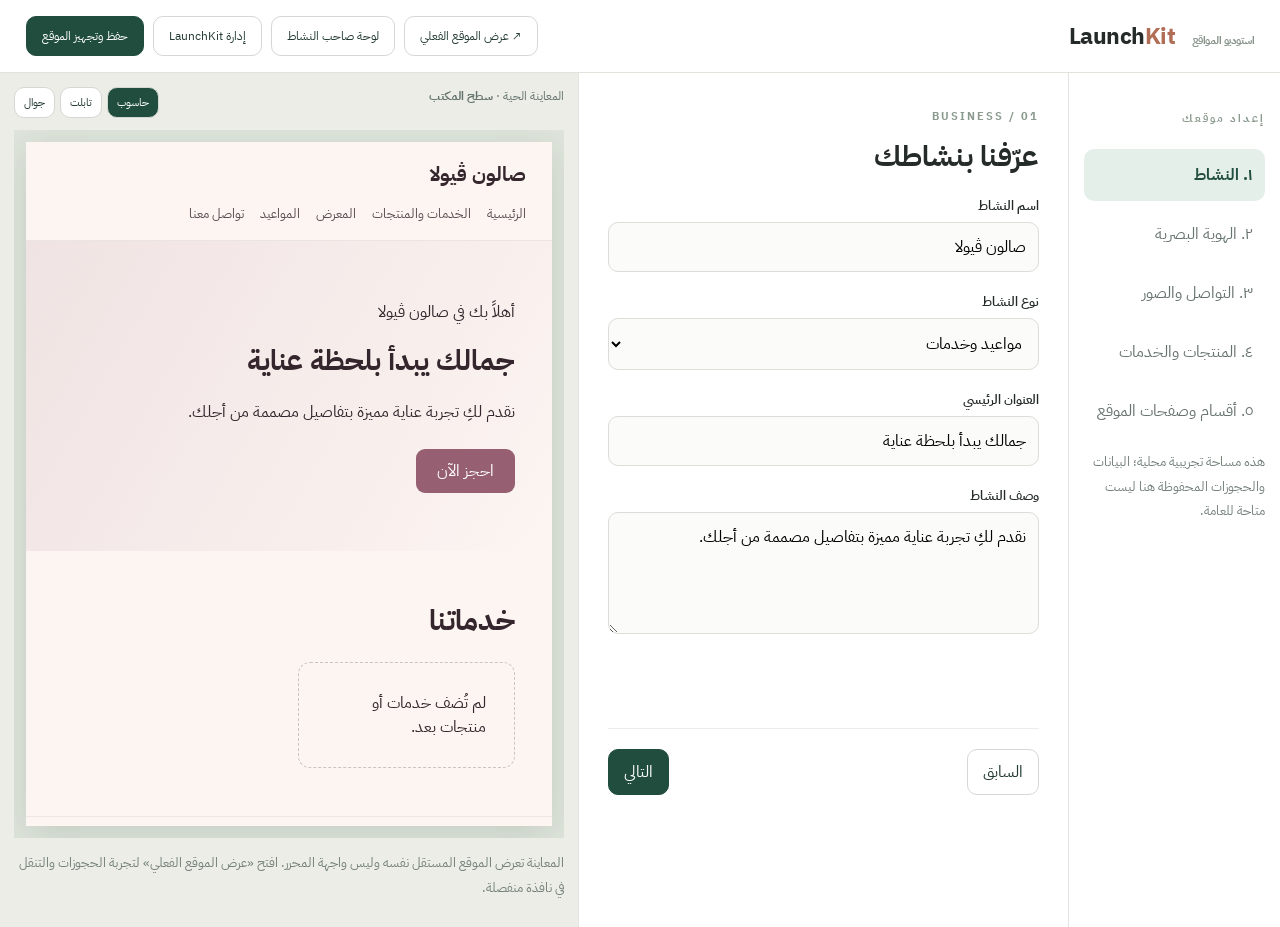
<file: prototype/index.html>
<!doctype html><html lang="ar" dir="rtl"><head><meta charset="utf-8"><meta name="viewport" content="width=device-width,initial-scale=1"><title>LaunchKit — محرر المواقع</title><link rel="stylesheet" href="style.css"></head><body>
<header class="top"><div class="brand">Launch<span>Kit</span> <small>استوديو المواقع</small></div><div class="actions"><button id="previewBtn" class="quiet">↗ عرض الموقع الفعلي</button><button id="ownerBtn" class="quiet">لوحة صاحب النشاط</button><button id="platformBtn" class="quiet">إدارة LaunchKit</button><button id="buildBtn" class="primary">حفظ وتجهيز الموقع</button></div></header><div id="notice" class="notice" role="status"></div>
<main class="builder" id="builder"><aside class="sidebar"><p class="overline">إعداد موقعك</p><div class="steps"><button class="step active" data-step="0">١. النشاط</button><button class="step" data-step="1">٢. الهوية البصرية</button><button class="step" data-step="2">٣. التواصل والصور</button><button class="step" data-step="3">٤. المنتجات والخدمات</button><button class="step" data-step="4">٥. أقسام وصفحات الموقع</button></div><p class="muted">هذه مساحة تجريبية محلية؛ البيانات والحجوزات المحفوظة هنا ليست متاحة للعامة.</p></aside>
<section class="workspace"><div class="pane active" data-pane="0"><p class="overline">01 / BUSINESS</p><h1>عرّفنا بنشاطك</h1><div class="field"><label for="businessName">اسم النشاط</label><input id="businessName" value="صالون ڤيولا"></div><div class="field"><label for="category">نوع النشاط</label><select id="category"><option value="booking">مواعيد وخدمات</option><option value="store">متجر ومنتجات</option><option value="food">مطعم أو مقهى</option><option value="portfolio">أعمال وخدمات مهنية</option></select></div><div class="field"><label for="tagline">العنوان الرئيسي</label><input id="tagline" value="جمالك يبدأ بلحظة عناية"></div><div class="field"><label for="description">وصف النشاط</label><textarea id="description" rows="4">نقدم لكِ تجربة عناية مميزة بتفاصيل مصممة من أجلك.</textarea></div></div>
<div class="pane" data-pane="1"><p class="overline">02 / BRAND</p><h1>هويتك البصرية</h1><p class="muted">ارفع شعاراً لتطبيق ألوانه تلقائياً. إذا أضفت ملف هوية مصوراً، نعطيه الأولوية. يمكنك تعديل الألوان بحرية ثم استعادتها.</p><div class="field"><label for="logo">الشعار — صورة PNG / JPG / WEBP</label><input type="file" id="logo" accept="image/png,image/jpeg,image/webp"><div id="logoChosen" class="file-state"></div><button type="button" id="removeLogo" class="quiet small" hidden>إزالة الشعار</button></div><div class="field"><label for="identity">ملف الهوية — صورة أو PDF</label><input type="file" id="identity" accept="image/png,image/jpeg,image/webp,application/pdf"><div id="identityChosen" class="file-state"></div><button type="button" id="removeIdentity" class="quiet small" hidden>إزالة ملف الهوية</button></div><p id="brandStatus" class="muted" role="status"></p><div class="colorfields"><div class="field"><label for="primary">الرئيسي</label><input type="color" id="primary" value="#965f72"></div><div class="field"><label for="background">الخلفية</label><input type="color" id="background" value="#fcf5f2"></div><div class="field"><label for="ink">النص</label><input type="color" id="ink" value="#34262c"></div></div><button class="quiet" id="resetPalette">استعادة الألوان المقترحة</button></div>
<div class="pane" data-pane="2"><p class="overline">03 / CONTACT & MEDIA</p><h1>التواصل والصور</h1><div class="field"><label>رقم الهاتف</label><input id="phone" type="tel" value="0551234567"></div><div class="field"><label>واتساب</label><input id="whatsapp" type="tel" value="0551234567"></div><div class="field"><label>البريد الإلكتروني</label><input id="email" type="email"></div><div class="field"><label>إنستغرام</label><input id="instagram" type="url" placeholder="https://instagram.com/..."></div><div class="field"><label>سناب شات</label><input id="snapchat" type="url" placeholder="https://www.snapchat.com/add/..."></div><div class="field"><label>تيك توك</label><input id="tiktok" type="url" placeholder="https://www.tiktok.com/@..."></div><div class="field"><label>رابط Google Maps أو رابط مكانك في خرائط Google</label><input id="map" type="url" placeholder="https://maps.google.com/..."><p id="mapStatus" class="muted"></p><a id="mapPreview" target="_blank" rel="noopener noreferrer" hidden>↗ افتح الموقع على الخرائط</a></div><div class="field"><label>صورة الغلاف (تظهر في أعلى الموقع)</label><input id="cover" type="file" accept="image/png,image/jpeg,image/webp"><div id="coverChosen" class="file-state"></div><button id="removeCover" class="quiet small" hidden>إزالة صورة الغلاف</button></div><div class="field"><label>صور المعرض — تظهر في صفحة «المعرض» (حتى 6 صور)</label><input id="gallery" type="file" accept="image/png,image/jpeg,image/webp" multiple><p class="muted">يمكنك رفع عدة صور وعرضها ضمن شبكة صور. حذف كل صورة منفرداً ممكن أدناه.</p><div id="galleryThumbs" class="thumbs"></div></div></div>
<div class="pane" data-pane="3"><p class="overline">04 / CATALOG</p><h1 id="itemsHeading">خدماتك وأسعارها</h1><div class="field"><label>اسم الخدمة / المنتج</label><input id="itemName" placeholder="جلسة عناية بالبشرة"></div><div class="field"><label>وصف وتفاصيل الخدمة / المنتج</label><textarea id="itemDescription" rows="3" placeholder="ما الذي يحصل عليه العميل؟"></textarea></div><div class="field"><label>السعر (ر.س)</label><input id="itemPrice" type="number" min="0" step="0.01"></div><div class="field" id="durationField"><label>مدة الموعد بالدقائق (للخدمات)</label><input id="itemDuration" type="number" min="15" step="15" value="60"></div><div class="field"><label>رابط خارجي اختياري للمنتج</label><input id="itemLink" type="url" placeholder="https://..."></div><button class="secondary" id="addItem">إضافة +</button><div id="itemsList" class="items-list"></div><div class="field"><label>مواعيد العمل المتاحة للحجز</label><select id="bookingStart"><option value="09:00">٩:٠٠ ص</option><option value="10:00" selected>١٠:٠٠ ص</option><option value="12:00">١٢:٠٠ م</option></select><select id="bookingEnd"><option value="17:00">٥:٠٠ م</option><option value="20:00" selected>٨:٠٠ م</option><option value="22:00">١٠:٠٠ م</option></select></div></div>
<div class="pane" data-pane="4"><p class="overline">05 / PAGE EDITOR</p><h1>صفحات وأقسام موقعك</h1><p class="muted">رتّب أقسام الصفحة الرئيسية أو أضفها واحذفها؛ أما صفحات الخدمات والمعرض والتواصل والحجز فتُنشأ تلقائياً حسب بياناتك.</p><div id="sectionsList"></div><div class="add-row"><select id="sectionType"><option value="hero">واجهة رئيسية</option><option value="items">شبكة الخدمات / المنتجات</option><option value="gallery">معرض صور</option><option value="about">نبذة عنا</option><option value="contact">تواصل معنا</option><option value="booking">حجز موعد</option><option value="inquiry">طلب استفسار</option><option value="map">الموقع الجغرافي</option></select><button id="addSection" class="secondary">إضافة قسم</button></div></div><div class="stepFooter"><button id="prev" class="quiet">السابق</button><button id="next" class="primary">التالي</button></div></section>
<section class="preview-area"><div class="preview-label"><span>المعاينة الحية · <strong id="deviceName">سطح المكتب</strong></span><div class="device-controls"><button class="device active" data-device="desktop">حاسوب</button><button class="device" data-device="tablet">تابلت</button><button class="device" data-device="phone">جوال</button></div></div><div id="frameHolder" class="frameHolder desktop"><iframe id="liveFrame" title="معاينة الموقع" sandbox="allow-scripts allow-forms allow-same-origin allow-popups" loading="lazy"></iframe></div><p class="muted">المعاينة تعرض الموقع المستقل نفسه وليس واجهة المحرر. افتح «عرض الموقع الفعلي» لتجربة الحجوزات والتنقل في نافذة منفصلة.</p></section></main>
<section id="owner" class="dashboard" hidden><div class="dash-head"><div><p class="overline">BUSINESS OWNER · LOCAL DEMO</p><h1>لوحة نشاطك التجاري</h1><p class="muted">إدارة الحجوزات والكتالوج والصفحات. بيانات التحليلات المحلية ليست إحصاءات إنتاجية.</p></div><button id="backBuilder" class="quiet">العودة للمحرر</button></div><nav class="dash-nav" id="ownerNav"><button data-tab="overview" class="active">نظرة عامة</button><button data-tab="bookings">الحجوزات</button><button data-tab="customers">العملاء</button><button data-tab="products">الخدمات والمنتجات</button><button data-tab="analytics">التحليلات</button><button data-tab="website">الموقع</button></nav><div id="ownerContent"></div></section>
<section id="platform" class="dashboard" hidden><div class="dash-head"><div><p class="overline">PLATFORM OPERATIONS · DEMONSTRATION ONLY</p><h1>إدارة منصة LaunchKit</h1><p class="muted">لوحة تصور لإدارة المنصة. لا توجد قائمة حقيقية بجميع المستخدمين دون خادم وصلاحيات إدارة.</p></div><button id="backPlatform" class="quiet">العودة للمحرر</button></div><div id="platformContent"></div></section>
<dialog id="publishDialog"><h2>تم تجهيز موقعك محلياً</h2><p>يمكنك فتح نسخة مستقلة للموقع وتجربة الحجز. رابط localhost أو file:// يعمل على جهازك فقط ولا يمكن مشاركته للعامة قبل النشر على خادم.</p><div id="siteLink" class="linkview"></div><button id="openPublished" class="primary">فتح الموقع</button><button id="closeDialog" class="quiet">إغلاق</button></dialog><script src="app.js"></script></body></html>
</file>
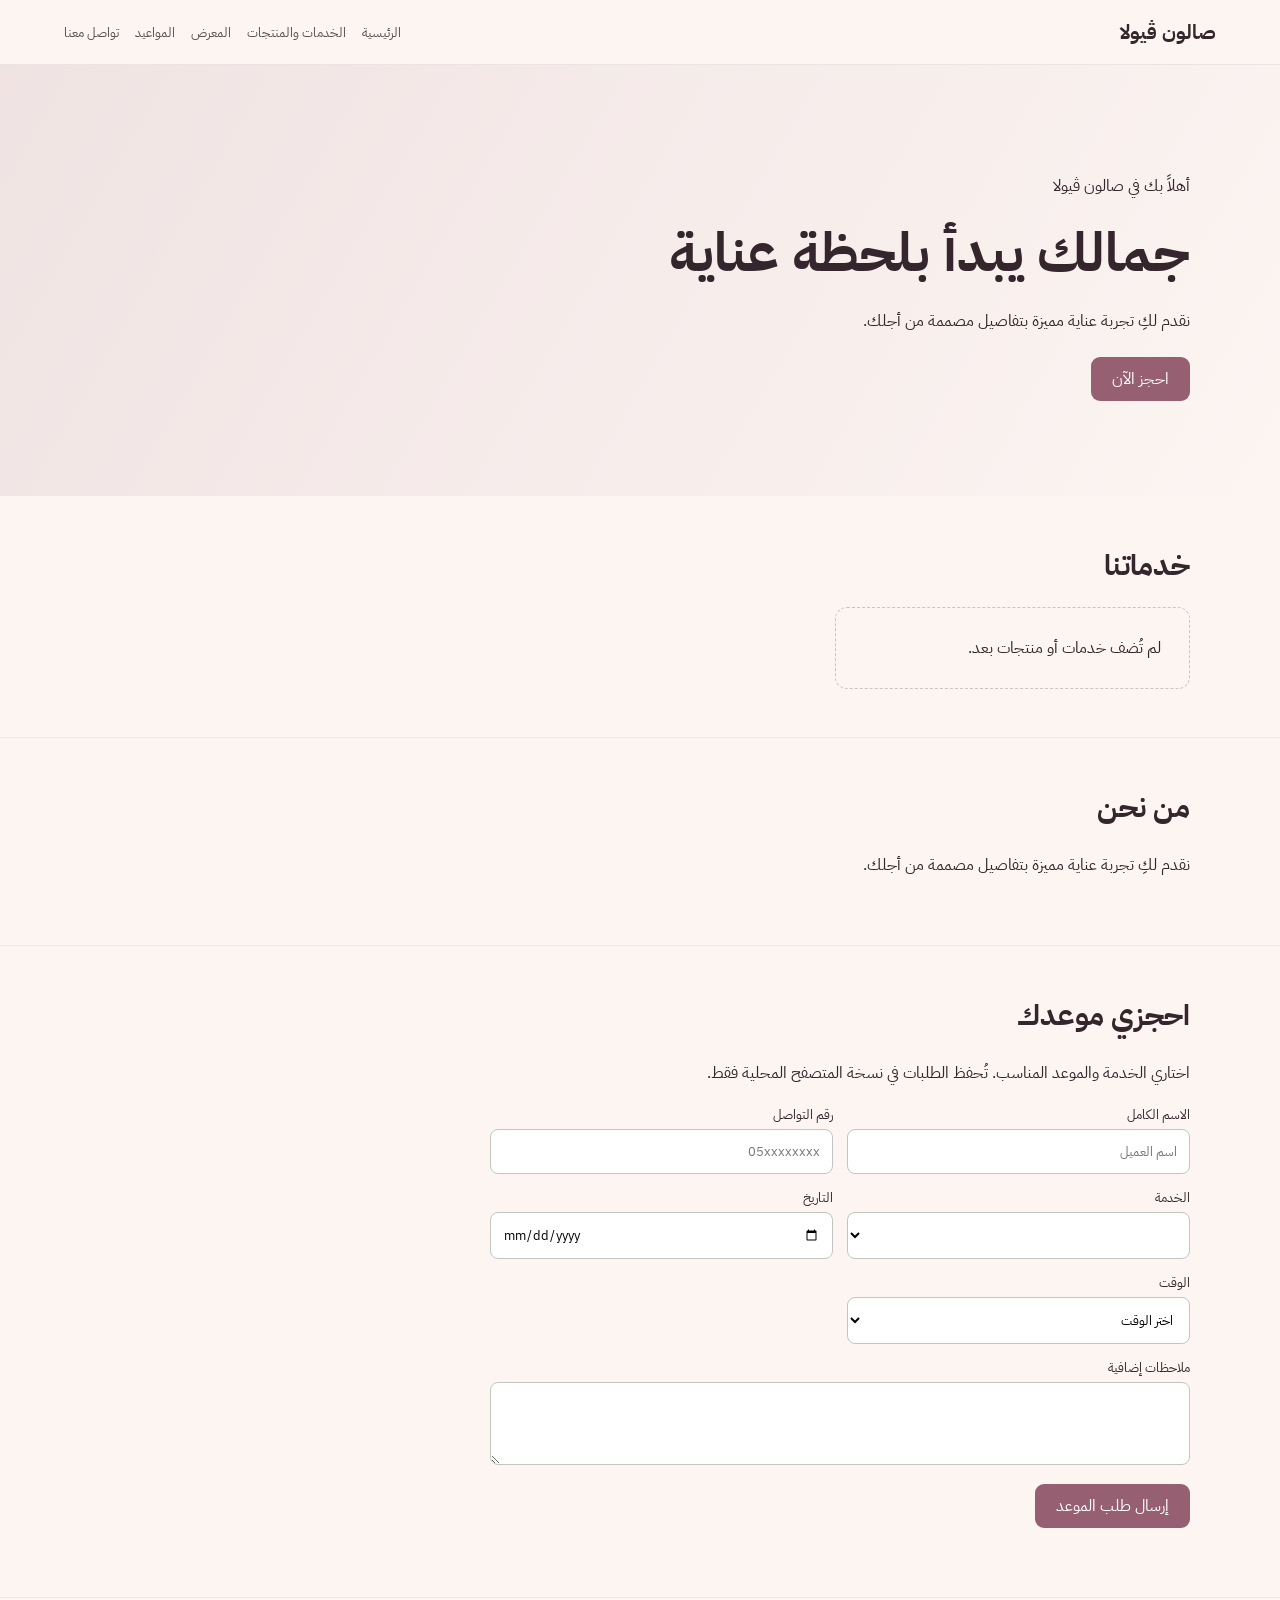
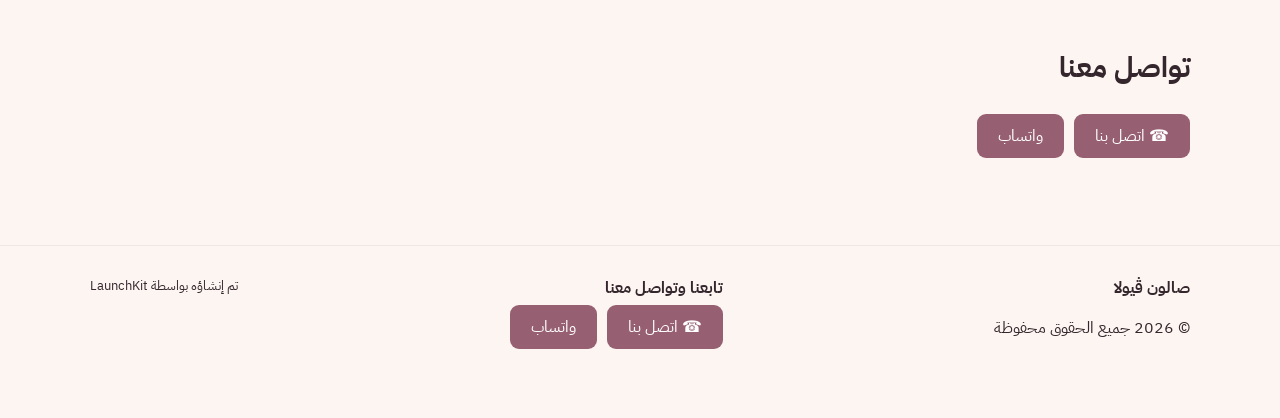
<file: prototype/site.html>
<!doctype html><html lang="ar" dir="rtl"><head><meta charset="utf-8"><meta name="viewport" content="width=device-width,initial-scale=1"><title>موقع النشاط · LaunchKit</title><link rel="stylesheet" href="site.css"></head><body><div id="siteRoot"></div><script src="site.js"></script></body></html>
</file>
<file: prototype/style.css>
@import url('https://fonts.googleapis.com/css2?family=IBM+Plex+Sans+Arabic:wght@400;500;600;700&display=swap');*{box-sizing:border-box}body{margin:0;background:#f6f5f2;color:#242b29;font-family:'IBM Plex Sans Arabic',Tahoma,Arial,sans-serif}button,input,textarea,select{font:inherit}button{cursor:pointer;border:1px solid #d5d8d2;border-radius:10px;padding:10px 15px;background:white;color:#233a32}button:hover{filter:brightness(.96)}.primary{background:#214d3f;color:white;border-color:#214d3f}.secondary{background:#e1efe7;color:#214d3f;border-color:#ccdfd3}.quiet{background:transparent}.top{height:73px;background:white;border-bottom:1px solid #e1e3dc;display:flex;align-items:center;justify-content:space-between;padding:0 26px}.brand{font-size:23px;font-weight:700;letter-spacing:-.5px;direction:ltr}.brand span{color:#b16d56}.brand small{font-size:11px;color:#87948b;margin-left:12px}.actions{display:flex;gap:9px}.notice{padding:0 28px;color:#8a532d;min-height:0}.notice:not(:empty){padding:10px 28px;background:#fff2dc}.builder{display:grid;grid-template-columns:212px minmax(350px,490px) minmax(370px,1fr);min-height:calc(100vh - 73px)}.sidebar{background:#fff;border-left:1px solid #e2e4df;padding:26px 15px}.overline{color:#8b9a8e;font-size:11px;letter-spacing:2px;text-transform:uppercase;font-weight:700}.steps{display:grid;gap:7px;margin-top:22px}.step{border:0;text-align:right;background:transparent;padding:14px 12px;color:#67746e}.step.active{background:#e5efe9;color:#224e41;font-weight:700}.muted{color:#738179;line-height:1.9;font-size:13px}.note{margin-top:28px}.workspace{background:#fff;padding:24px 29px;border-left:1px solid #e2e4df;overflow:auto}.workspace h1,.owner h1{font-size:29px;line-height:1.35;margin:12px 0}.pane{display:none;min-height:65vh}.pane.active{display:block}.field{display:grid;gap:7px;margin:20px 0}.field label{font-size:13px;font-weight:600}input:not([type=color]),select,textarea{padding:12px;width:100%;border:1px solid #daddd8;border-radius:10px;background:#fbfcfa;outline-color:#618e77}input[type=file]{max-width:100%}input[type=color]{height:53px;width:100%;border:1px solid #ddd;padding:4px;cursor:pointer;background:white;border-radius:9px}.colorfields{display:grid;grid-template-columns:repeat(3,1fr);gap:10px}.stepFooter{display:flex;justify-content:space-between;margin-top:35px;padding-top:20px;border-top:1px solid #ecedea}.preview-area{background:#edede8;padding:23px;min-width:0}.preview-label{display:flex;justify-content:space-between;color:#63736c;font-size:12px;margin-bottom:12px}.siteframe{background:#fff;box-shadow:0 10px 34px #243d2920;border-radius:13px;overflow:hidden;min-height:70vh}.site-head{display:flex;align-items:center;justify-content:space-between;padding:18px 20px;border-bottom:1px solid #00000012;gap:10px}.site-brand{font-weight:700;font-size:18px;display:flex;align-items:center;gap:10px}.site-brand img{width:37px;height:37px;object-fit:contain}.site-nav{font-size:11px;opacity:.65}.site-hero{padding:48px 27px 42px;min-height:200px;display:flex;gap:18px;align-items:center}.site-hero>div{flex:1}.site-hero h2{font-size:29px;line-height:1.4;margin:0 0 12px}.site-hero p{font-size:13px;line-height:1.8;opacity:.8}.site-hero .cover{width:36%;aspect-ratio:1;background:#ffffff64;border-radius:85px 85px 12px 12px;object-fit:cover}.site-section{padding:26px;border-top:1px solid #00000012}.site-section h3{margin:0 0 15px;font-size:21px}.site-section p{line-height:1.9;font-size:13px}.cards{display:grid;grid-template-columns:repeat(2,minmax(0,1fr));gap:10px}.product{padding:15px;border:1px solid #0000001b;border-radius:10px}.product b{display:block;font-size:13px}.product small{display:block;margin:8px 0}.site-btn{display:inline-block;border:0;border-radius:8px;padding:10px 16px;text-decoration:none;background:var(--primary);color:#fff!important;font-size:12px;margin-top:8px}.images{display:grid;grid-template-columns:repeat(3,1fr);gap:6px}.images img{width:100%;aspect-ratio:1;object-fit:cover;border-radius:7px}.site-footer{padding:19px 26px;font-size:11px;opacity:.8}.item-row,.section-row{border:1px solid #e4e8e2;padding:11px;margin-top:9px;border-radius:10px;display:flex;align-items:center;gap:8px;justify-content:space-between;font-size:13px}.item-row button,.section-row button{padding:5px 9px;font-size:12px}.add-row{display:flex;gap:8px;margin:20px 0}.add-row select{flex:1}.owner{padding:32px;max-width:1250px;margin:auto}.ownerTop{display:flex;justify-content:space-between;align-items:start}.stats{display:grid;grid-template-columns:repeat(4,1fr);gap:13px;margin-top:25px}.stats>div,.panel{background:#fff;border:1px solid #e1e5dd;border-radius:13px;padding:20px}.stats span,.stats small{display:block;color:#6d7b73;font-size:12px}.stats strong{display:block;font-size:37px;margin:8px 0}.ownerGrid{display:grid;grid-template-columns:2fr 1fr;gap:15px;margin-top:16px}.empty{text-align:center;padding:55px 15px;color:#6b7c73}.empty span{font-size:38px;display:block}.empty b{display:block}.empty p{max-width:430px;margin:10px auto;font-size:13px}.ownerNote{margin-top:35px;border-right:3px solid #c08b58;padding:12px;background:#fff7e9;font-size:12px}dialog{border:none;border-radius:15px;padding:30px;max-width:430px;box-shadow:0 15px 100px #1116}dialog::backdrop{background:#10221d80}@media(max-width:1100px){.builder{grid-template-columns:170px 1fr}.preview-area{grid-column:1/-1}.sidebar{padding:20px 9px}}@media(max-width:650px){.top{height:auto;padding:13px;display:grid;gap:12px}.actions{flex-wrap:wrap}.builder{display:block}.sidebar{border:0;padding:12px}.steps{display:flex;overflow-x:auto;margin-top:0}.step{min-width:145px;text-align:center}.workspace{padding:18px}.pane{min-height:auto}.preview-area{padding:13px}.stats,.ownerGrid{grid-template-columns:1fr 1fr}.ownerTop{display:block}}@media(max-width:420px){.stats,.ownerGrid{grid-template-columns:1fr}.site-hero{display:block}.site-hero .cover{display:none}}
/* LaunchKit v4 additions */
[hidden]{display:none!important}.small{font-size:12px;padding:7px 10px;width:max-content}.file-state{font-size:12px;color:#496e5c}.thumbs{display:grid;grid-template-columns:repeat(3,minmax(0,1fr));gap:9px}.thumb{position:relative;border:1px solid #ddd;border-radius:8px;overflow:hidden;background:#f8f8f8}.thumb img{width:100%;height:90px;object-fit:cover}.thumb button{width:100%;border-radius:0;padding:5px;font-size:11px}.device-controls{display:flex;gap:5px}.device{padding:6px 9px;font-size:11px}.device.active{background:#214d3f;color:white}.frameHolder{background:#dfe5dc;min-height:74vh;display:flex;justify-content:center;align-items:stretch;padding:12px;overflow:auto}.frameHolder iframe{width:100%;min-height:76vh;border:0;background:white;box-shadow:0 8px 36px #1a2c2022;transition:width .18s}.frameHolder.tablet iframe{width:min(100%,768px)}.frameHolder.phone iframe{width:min(100%,390px)}.preview-area{padding:14px}.dashboard{padding:28px;min-height:80vh;max-width:1380px;margin:auto}.dash-head{display:flex;justify-content:space-between;gap:20px;align-items:start}.dash-nav{display:flex;flex-wrap:wrap;gap:8px;padding:18px 0}.dash-nav button.active{background:#214d3f;color:#fff}.dash-cards{display:grid;grid-template-columns:repeat(4,minmax(0,1fr));gap:12px;margin:15px 0}.dash-card,.dash-panel{border:1px solid #e1e6e0;background:white;border-radius:13px;padding:18px}.dash-card strong{font-size:30px;display:block}.dash-card small{color:#708279}.dash-columns{display:grid;grid-template-columns:2fr 1fr;gap:12px}.data-table{width:100%;border-collapse:collapse;background:#fff;border-radius:12px;overflow:hidden}.data-table th,.data-table td{text-align:right;padding:13px;border-bottom:1px solid #e8ece8;font-size:13px}.data-table button{font-size:11px;padding:6px}.linkview{background:#f3f7f3;border-radius:9px;padding:9px;font-size:12px;word-break:break-all;direction:ltr;text-align:left}.notice{min-height:0}.top .actions button{font-size:12px}.items-list{margin:12px 0}.file-state:empty{display:none}@media(max-width:850px){.dash-cards{grid-template-columns:repeat(2,1fr)}.dash-columns{grid-template-columns:1fr}.builder{grid-template-columns:155px minmax(280px,1fr)}.preview-area{grid-column:1/-1}}@media(max-width:650px){.builder{display:block}.dash-cards{grid-template-columns:1fr 1fr}.dash-head{display:block}.top .actions{display:flex}.preview-label{flex-wrap:wrap;gap:9px}}
</file>
<file: prototype/site.css>
@import url('https://fonts.googleapis.com/css2?family=IBM+Plex+Sans+Arabic:wght@400;500;600;700&display=swap');*{box-sizing:border-box}html{scroll-behavior:smooth}body{margin:0;font-family:'IBM Plex Sans Arabic',Tahoma,sans-serif;background:#fbf6f3;color:#3c292e}button,input,select,textarea{font:inherit}a{color:inherit}.site{background:var(--bg);color:var(--ink);min-height:100vh}.header{display:flex;align-items:center;justify-content:space-between;padding:17px clamp(18px,5vw,74px);gap:15px;border-bottom:1px solid #0001;flex-wrap:wrap}.logo{display:flex;align-items:center;gap:12px;font-weight:700;font-size:20px}.logo img{width:48px;height:48px;object-fit:contain}.nav{display:flex;gap:16px;flex-wrap:wrap}.nav a{font-size:13px;text-decoration:none;opacity:.8}.hero{padding:clamp(40px,7vw,100px) clamp(20px,7vw,110px);display:flex;align-items:center;gap:35px;min-height:310px;background:linear-gradient(120deg,color-mix(in srgb,var(--primary) 12%,var(--bg)),var(--bg))}.hero>div{flex:1}.hero h1{font-size:clamp(28px,5vw,54px);line-height:1.35;margin:0 0 15px}.hero p{line-height:1.9}.hero img{width:37%;aspect-ratio:4/5;object-fit:cover;border-radius:110px 110px 17px 17px}.pill{display:inline-block;background:var(--primary);color:white;border-radius:9px;padding:10px 21px;text-decoration:none;border:0;cursor:pointer;margin:5px 0}.section{padding:48px clamp(18px,7vw,100px);border-bottom:1px solid #0000000e}.section h2{font-size:29px;margin:0 0 20px}.section p{line-height:2}.cards,.gallery{display:grid;grid-template-columns:repeat(3,minmax(0,1fr));gap:17px}.card{padding:20px;border:1px solid #0002;border-radius:13px;background:#ffffff72}.card h3{margin:0 0 8px}.card p{font-size:13px;margin:5px 0}.price{font-weight:700;color:var(--primary)}.gallery img{width:100%;height:230px;object-fit:cover;border-radius:12px}.social{display:flex;flex-wrap:wrap;gap:11px;margin:17px 0}.social a{display:inline-flex;align-items:center;gap:6px;text-decoration:none;background:#ffffff90;border:1px solid #0002;padding:9px 13px;border-radius:999px;font-size:13px}.social svg{width:19px;height:19px;fill:currentColor}.contacts{display:flex;flex-wrap:wrap;gap:10px}.footer{padding:30px clamp(18px,7vw,100px);display:flex;justify-content:space-between;gap:20px;flex-wrap:wrap}.mapbox{border:1px solid #0002;border-radius:12px;padding:24px;background:#ffffff80}.booking-form{display:grid;grid-template-columns:repeat(2,minmax(0,1fr));gap:14px;max-width:700px}.booking-form label{display:grid;gap:5px;font-size:13px}.booking-form input,.booking-form select,.booking-form textarea{width:100%;border-radius:8px;border:1px solid #bfc7c0;padding:12px;background:white}.booking-form .wide{grid-column:1/-1}.booking-form button{width:max-content}.message{padding:12px;border-radius:8px;background:#e6f5eb;margin:12px 0}.hint{font-size:12px;opacity:.7}.empty{padding:28px;border:1px dashed #0003;border-radius:12px}.social-label{font-size:13px}@media(max-width:740px){.hero{display:block}.hero img{width:100%;height:220px;aspect-ratio:auto;border-radius:12px;margin-top:20px}.cards,.gallery{grid-template-columns:repeat(2,minmax(0,1fr))}.nav{width:100%}}@media(max-width:430px){.cards,.gallery,.booking-form{grid-template-columns:1fr}.section{padding:29px 18px}.gallery img{height:210px}.header{padding:15px}}
</file>
